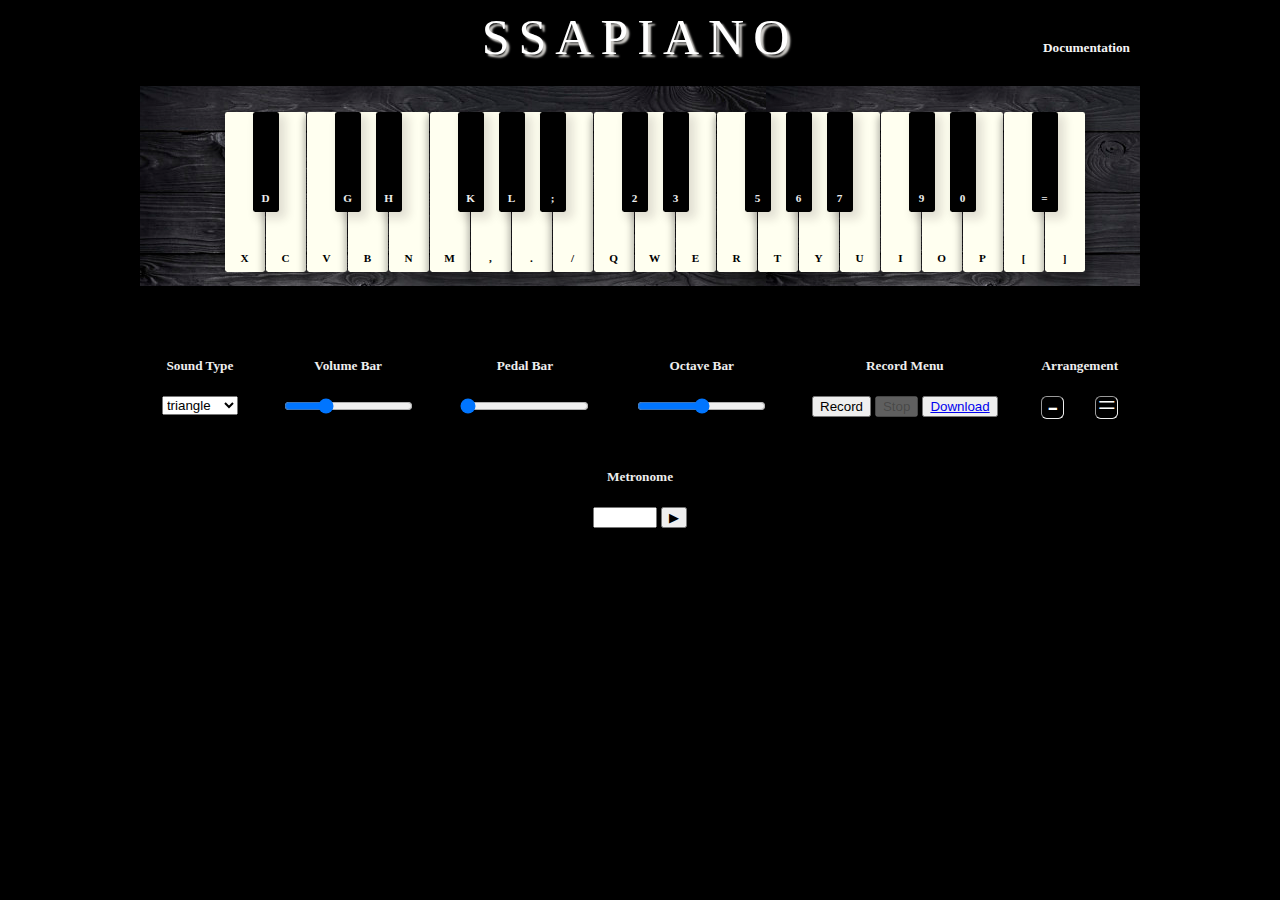
<file: index.html>
<!DOCTYPE html>
<html lang="en">
<head>
  <meta charset="UTF-8">
  <meta http-equiv="X-UA-Compatible" content="IE=edge">
  <meta name="viewport" content="width=device-width, initial-scale=1.0">
  <title>SSAPIANO</title>
  <link rel="stylesheet" href="css/main.css">
</head>
<body>
  <section id="wrap">
    <header>
      <h1>SSAPIANO</h1>
      <h5 id="documentation"><a id="documentation__link" href="https://github.com/artisan91/ssapiano" target="_blank">Documentation</a></h5>
    </header>
    <section id="main">
      <div class="keyboard">
        <div data-key="x" data-code="A2" class="octave1 key">
          <span class="key__annotation">X</span>
        </div>
        <div data-key="d" data-code="A#2" class="octave1 key sharp">
          <span class="key__annotation">D</span>
        </div>
        <div data-key="c" data-code="B2" class="octave1 key">
          <span class="key__annotation">C</span>
        </div>
        <div data-key="v" data-code="C3" class="octave2 key">
          <span class="key__annotation">V</span>
        </div>
        <div data-key="g" data-code="C#3" class="octave2 key sharp"> 
          <span class="key__annotation">G</span>
        </div>
        <div data-key="b" data-code="D3" class="octave2 key">
          <span class="key__annotation">B</span>
        </div>
        <div data-key="h" data-code="D#3" class="octave2 key sharp">
          <span class="key__annotation">H</span>
        </div>
        <div data-key="n" data-code="E3" class="octave2 key">
          <span class="key__annotation">N</span>
        </div>
        <div data-key="m" data-code="F3" class="octave2 key">
          <span class="key__annotation">M</span>
        </div>
        <div data-key="k" data-code="F#3" class="octave2 key sharp">
          <span class="key__annotation">K</span>
        </div>
        <div data-key="," data-code="G3" class="octave2 key">
          <span class="key__annotation">,</span>
        </div>
        <div data-key="l" data-code="G#3" class="octave2 key sharp">
          <span class="key__annotation">L</span>
        </div>
        <div data-key="." data-code="A3" class="octave2 key">
          <span class="key__annotation">.</span>
        </div>
        <div data-key=";" data-code="A#3" class="octave2 key sharp">
          <span class="key__annotation">;</span>
        </div>
        <div data-key="/" data-code="B3" class="octave2 key">
          <span class="key__annotation">/</span>
        </div>
        <div data-key="q" data-code="C4" class="octave3 key">
          <span class="key__annotation">Q</span>
        </div>
        <div data-key="2" data-code="C#4" class="octave3 key sharp">
          <span class="key__annotation">2</span>
        </div>
        <div data-key="w" data-code="D4" class="octave3 key">
          <span class="key__annotation">W</span>
        </div>
        <div data-key="3" data-code="D#4" class="octave3 key sharp">
          <span class="key__annotation">3</span>
        </div>
        <div data-key="e" data-code="E4" class="octave3 key">
          <span class="key__annotation">E</span>
        </div>
        <div data-key="r" data-code="F4" class="octave3 key">
          <span class="key__annotation">R</span>
        </div>
        <div data-key="5" data-code="F#4" class="octave3 key sharp">
          <span class="key__annotation">5</span>
        </div>
        <div data-key="t" data-code="G4" class="octave3 key">
          <span class="key__annotation">T</span>
        </div>
        <div data-key="6" data-code="G#4" class="octave3 key sharp">
          <span class="key__annotation">6</span>
        </div>
        <div data-key="y" data-code="A4" class="octave3 key">
          <span class="key__annotation">Y</span>
        </div>
        <div data-key="7" data-code="A#4" class="octave3 key sharp">
          <span class="key__annotation">7</span>
        </div>
        <div data-key="u" data-code="B4" class="octave3 key">
          <span class="key__annotation">U</span>
        </div>
        <div data-key="i" data-code="C5" class="octave4 key">
          <span class="key__annotation">I</span>
        </div>
        <div data-key="9" data-code="C#5" class="octave4 key sharp">
          <span class="key__annotation">9</span>
        </div>
        <div data-key="o" data-code="D5" class="octave4 key">
          <span class="key__annotation">O</span>
        </div>
        <div data-key="0" data-code="D#5" class="octave4 key sharp">
          <span class="key__annotation">0</span>
        </div>
        <div data-key="p" data-code="E5" class="octave4 key">
          <span class="key__annotation">P</span>
        </div>
        <div data-key="[" data-code="F5" class="octave4 key">
          <span class="key__annotation">[</span>
        </div>
        <div data-key="=" data-code="F#5" class="octave4 key sharp">
          <span class="key__annotation">=</span>
        </div>
        <div data-key="]" data-code="G5" class="octave4 key">
          <span class="key__annotation">]</span>
        </div>
      </div>
    </section>
  </section>
  <div class="options">
    <div class="controller">
      <div class="sound_type">
        <h5>Sound Type</h5>
        <select id="oscillator-select">
          <option value="triangle">triangle</option>
          <option value="square">square</option>
            <option value="sawtooth">sawtooth</option>
        </select>
      </div>
        <div class="volume">
        <h5>Volume Bar</h5>
        <input id="volume-bar" type="range" min="0" max="10" value="3">
      </div>
      
      <div class="pedal">
        <h5>Pedal Bar</h5>
        <input id="pedal-bar" type="range" min="1" max="8" value="1">
      </div>
      
      <div class="octave_controller">
        <h5>Octave Bar</h5>
        <input id="octave-bar" type="range" min="0" max="4" value="2">
      </div>
      <div class="record_controller">
        <h5>Record Menu</h5>
        <div class="record">
          <button id="startBtn">Record</button>
          <button id="stopBtn" disabled>Stop</button>
          <button><a href="#" id="download" download>Download</a></button>          
        </div>
      </div>
      <div class="arrange">
        <h5>Arrangement</h5>
        <div class="arrange-btn">
          <div id="oneLineBtn">-</div>
          <div id="twoLinesBtn">=</div>  
        </div>
      </div>
      <!-- <div class="clickable">
        <h5>Use Click</h5>
        <input type="radio" id="clickableBtn">
      </div> -->
    </div>
  </div>
  <div class="metronome">
    <h5>Metronome</h5>
      <input type="number" min="60" max="240" id='beat'>
      <button type="submit" id="metronomeBtn">&#9654;</button>
  </div>
  <audio src="sounds/boom.wav" id="boom"></audio>
  <audio src="sounds/tink.wav" id="tink"></audio>
  <audio src="sounds/tom.wav" id="tom"></audio>
  <audio src="sounds/snare.wav" id="snare"></audio>
  <script type="text/javascript" src="js/record.js"></script>
  <script type="text/javascript" src="js/sound.js"></script>
</body>
</html>
</file>
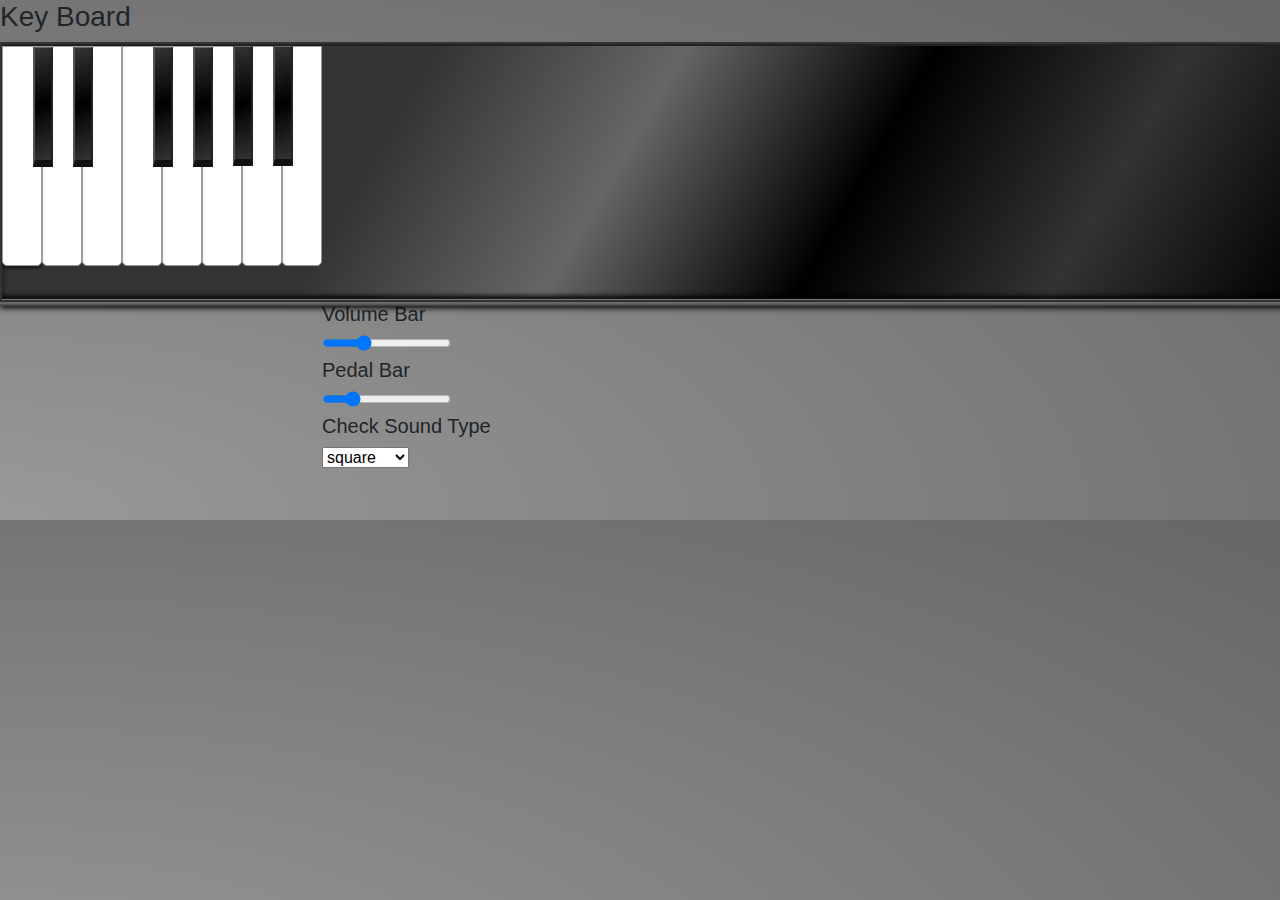
<file: sound.html>
<!DOCTYPE html>
<html lang="en">
<head>
  <meta charset="UTF-8">
  <meta http-equiv="X-UA-Compatible" content="IE=edge">
  <meta name="viewport" content="width=device-width, initial-scale=1.0">

  <title>소리 테스트</title>
  <link rel="stylesheet" href="css/sound.css">
  <link rel="stylesheet" href="https://stackpath.bootstrapcdn.com/bootstrap/4.5.2/css/bootstrap.min.css">
  <link rel="stylesheet" href="https://cdnjs.cloudflare.com/ajax/libs/animate.css/4.1.1/animate.min.css"/>
</head>
<body>
<h3>Key Board</h3>

<div class="p-wrapper">
  <ul class="piano">
    <li class="key white active_key" data-key="z" data-code="C3"><span class="black"></span></li>
    <li class="key white" data-key="x" data-code="D3"><span class="black"></span></li>
    <li class="key white" data-key="c" data-code="E3"></li>
    <li class="key white" data-key="v" data-code="F3"><span class="black"></span></li>
    <li class="key white" data-key="b" data-code="G3"><span class="black"></span></li>
    <li class="key white" data-key="n" data-code="A3"><span class="black active_key"></span></li>
    <li class="key white" data-key="m" data-code="B3"><span class="black active_key"></span></li>
    <li class="key white" data-key="," data-code="C4"></li>
  </ul>
  <ul class="effect">
    <li class="light" data-key="z"></li>
    <li class="light" data-key="x"></li>
    <li class="light" data-key="c"></li>
    <li class="light" data-key="v"></li>
    <li class="light" data-key="b"></li>
    <li class="light" data-key="n"></li>
    <li class="light" data-key="m"></li>
    <li class="light" data-key=","></li>
  </ul>
</div>

<!-- <div data-key="90" data-code="C3"></div>
<div data-key="88" data-code="D3"></div>
<div data-key="67" data-code="E3"></div>
<div data-key="86" data-code="F3"></div>
<div data-key="66" data-code="G3"></div>
<div data-key="78" data-code="A3"></div>
<div data-key="77" data-code="B3"></div>
<div data-key="188" data-code="C4"></div> -->

<h5>Volume Bar</h5>
<input id="volume-bar" type="range" min="0" max="10" value="3">

<h5>Pedal Bar</h5>
<input id="pedal-bar" type="range" min="0" max="10" value="2">

<h5>Check Sound Type</h5>
<select id="oscillator-select">
    <option value="square">square</option>
    <option value="triangle">triangle</option>
    <option value="sawtooth">sawtooth</option>
</select>

  <script src="js/sound.js"></script>
</body>
</html>
</file>
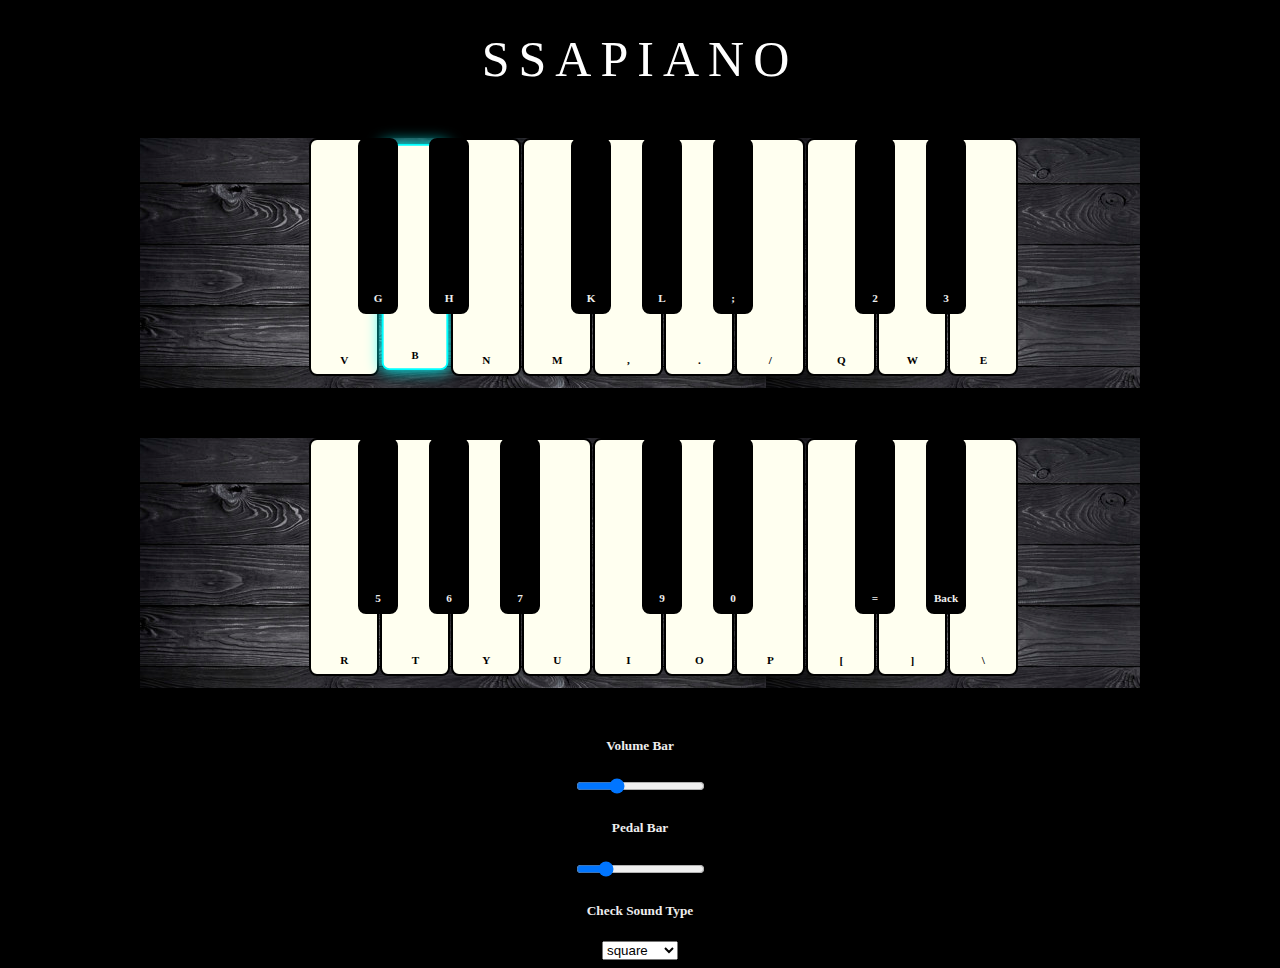
<file: ssapiano.html>
<!DOCTYPE html>
<html lang="en">
<head>
  <meta charset="UTF-8">
  <meta http-equiv="X-UA-Compatible" content="IE=edge">
  <meta name="viewport" content="width=device-width, initial-scale=1.0">
  <title>SSAPIANO</title>
  <link rel="stylesheet" href="main.css">
</head>
<body>
  <section id="wrap">
    <header>
      <h1>SSAPIANO</h1>
    </header>
    <section id="main">
      <div class="keys">
        <!-- <div data-key="17" data-note="" class="key">
          <span class="keyboard">Ctrl.L</span>
        </div>
        <div data-key="16" data-note="" class="key">
          <span class="keyboard">Shift.L</span>
        </div>
        <div data-key="90" data-note="" class="key">
          <span class="keyboard">Z</span>
        </div>
        <div data-key="88" data-note="" class="key">
          <span class="keyboard">X</span>
        </div>
        <div data-key="67" data-note="" class="key">
          <span class="keyboard">C</span>
        </div> -->
        <div data-key="86" data-code="C3" class="key">
        <span class="keyboard">V</span>
        </div>
        <div data-key="71" data-code="C#3" class="key sharp">
          <span class="keyboard">G</span>
        </div>
        <div data-key="66" data-code="D3" class="key active_key">
          <span class="keyboard">B</span>
        </div>
        <div data-key="72" data-code="D#3" class="key sharp">
          <span class="keyboard">H</span>
        </div>
        <div data-key="78" data-code="E1" class="key">
          <span class="keyboard">N</span>
        </div>
        <div data-key="77" data-code="F1" class="key">
          <span class="keyboard">M</span>
        </div>
        <div data-key="75" data-code="F#1" class="key sharp">
          <span class="keyboard">K</span>
        </div>
        <div data-key="188" data-code="G1" class="key">
          <span class="keyboard">,</span>
        </div>
        <div data-key="76" data-code="G#1" class="key sharp">
          <span class="keyboard">L</span>
        </div>
        <div data-key="190" data-code="A1" class="key">
          <span class="keyboard">.</span>
        </div>
        <div data-key="186" data-code="A#1" class="key sharp">
          <span class="keyboard">;</span>
        </div>
        <div data-key="191" data-code="B1" class="key">
          <span class="keyboard">/</span>
        </div>
        <div data-key="81" data-code="C2" class="key">
          <span class="keyboard">Q</span>
        </div>
        <div data-key="50" data-code="C#2" class="key sharp">
          <span class="keyboard">2</span>
        </div>
        <div data-key="87" data-code="D2" class="key">
          <span class="keyboard">W</span>
        </div>
        <div data-key="51" data-code="D#2" class="key sharp">
          <span class="keyboard">3</span>
        </div>
        <div data-key="69" data-code="E2" class="key">
          <span class="keyboard">E</span>
        </div>
      </div>
      <div class="keys">
        <div data-key="82" data-code="F2" class="key">
          <span class="keyboard">R</span>
        </div>
        <div data-key="53" data-code="F#2" class="key sharp">
          <span class="keyboard">5</span>
        </div>
        <div data-key="84" data-code="G2" class="key">
          <span class="keyboard">T</span>
        </div>
        <div data-key="54" data-code="G#2" class="key sharp">
          <span class="keyboard">6</span>
        </div>
        <div data-key="89" data-code="A2" class="key">
          <span class="keyboard">Y</span>
        </div>
        <div data-key="55" data-code="A#2" class="key sharp">
          <span class="keyboard">7</span>
        </div>
        <div data-key="85" data-code="B2" class="key">
          <span class="keyboard">U</span>
        </div>
        <div data-key="73" data-code="C3" class="key">
          <span class="keyboard">I</span>
        </div>
        <div data-key="57" data-code="C#3" class="key sharp">
          <span class="keyboard">9</span>
        </div>
        <div data-key="79" data-code="D3" class="key">
          <span class="keyboard">O</span>
        </div>
        <div data-key="48" data-code="D#3" class="key sharp">
          <span class="keyboard">0</span>
        </div>
        <div data-key="80" data-code="E3" class="key">
          <span class="keyboard">P</span>
        </div>
        <div data-key="219" data-code="F3" class="key">
          <span class="keyboard">[</span>
        </div>
        <div data-key="187" data-code="F#3" class="key sharp">
          <span class="keyboard">=</span>
        </div>
        <div data-key="221" data-code="G3" class="key">
          <span class="keyboard">]</span>
        </div>
        <div data-key="8" data-code="G#3" class="key sharp">
          <span class="keyboard">Back</span>
        </div>
        <div data-key="220" data-code="A3" class="key">
          <span class="keyboard">\</span>
        </div>
      </div>
    </section>
  </section>
  <h5>Volume Bar</h5>
  <input id="volume-bar" type="range" min="0" max="10" value="3">
  
  <h5>Pedal Bar</h5>
  <input id="pedal-bar" type="range" min="0" max="10" value="2">
  
  <h5>Check Sound Type</h5>
  <select id="oscillator-select">
      <option value="square">square</option>
      <option value="triangle">triangle</option>
      <option value="sawtooth">sawtooth</option>
  </select>
  
  <script type="text/javascript" src="js/sound.js"></script>
  
</body>
</html>
</file>
<file: css/main.css>
html {
  background: #000;
  font-family: 'Noto Serif', serif;
  -webkit-font-smoothing: antialiased;
  text-align: center;
}

h1 {
  color: #fff;
  font-size: 50px;
  font-weight: 400;
  letter-spacing: 0.18em;
  text-transform: uppercase;
  text-align: center;
  margin: 0;
  text-shadow: 3px 3px 2px #ceccc8;
}

header {
  position: relative;
  max-width: 1000px;
  margin: auto;
}

::selection {
  background: transparent;
}

#documentation {
  position: absolute;
  top: 10px;
  right: 10px;
}

#documentation__link {
  color: whitesmoke;
  text-decoration: none;
  transition: all 300ms ease-in;
}

#documentation__link:hover {
  font-size: 110%;
  color: #74b7ff;
}

/* 한 줄의 건반 영역 */
.keyboard {
  position: relative;
  display: block;
  width: 100%;
  height: 200px;
  max-width: 1000px;
  margin: 20px auto;
  background-image: url('../images/wood.jpg');
}

.key {
  position: relative;
  display: inline-block;

  box-sizing: border-box;
  /* border: 1px solid black; */
  border-radius: 0.15rem;
  transition: all 0.07s ease;
  z-index: 2;
}

/* one line */
.key.sharp {
  position: absolute;
  width: 2.6%;
  height: 50%;

  background: #000;
  color: #eee;
  top: 0;
  z-index: 2;
  -webkit-box-shadow: 5px 5px 10px 2px rgba(30, 18, 21, 0.13);
  box-shadow: 5px 5px 10px 2px rgba(30, 18, 21, 0.13);
}

.key:not(.sharp) {
  position: relative;
  display: inline-block;
  width: 4%;
  height: 80%;

  left: 1.3%;
  margin-right: -3px;
  background: ivory;
  z-index: 1;
  -webkit-box-shadow: 2px 7px 7px 5px rgba(0, 0, 0, 0.3);
  box-shadow: 2px 7px 7px 5px rgba(0, 0, 0, 0.3);
}

.key__annotation {
  display: block;
  position: absolute;
  bottom: 8px;
  width: 100%;
  font-size: 0.7rem;
  font-weight: bold;
}

.key.active_key {
  border-color: aqua;
  transform: scale(0.95);
  box-shadow: 0 0 1rem aqua;
}

h5 {
  color: #eee;
}

.options {
  max-width: 1000px;
  margin: 50px auto;
}

.controller {
  display: flex;
  justify-content: space-around;
}

.record > * {
  display: inline;
}

.arrange-btn {
  display: flex;
  justify-content: space-between;
  color: #fff;
  font-size: xx-large;
}

.metronome {
  display: block;
}

#oneLineBtn,
#twoLinesBtn {
  width: 1.3rem;
  height: 1.3rem;
  line-height: 50%;
  border: 1.5px inset;
  border-radius: 25%;
  background-color: black;
  transition: all 300ms ease-in;
  cursor: pointer;
}

#oneLineBtn:hover,
#twoLinesBtn:hover {
  transform: scale(1.1);
  background-color: gray;
}
</file>
<file: css/sound.css>
/** 
 * Pure CSS3 Piano by Taufik Nurrohman 
 * On: 1 December 2011 
 * URL: https://hompimpaalaihumgambreng.blogspot.com/ 
 * Note: This experiment is under the God Almighty License. 
 * Please do not replace or remove the attribution above if you want to save/modify this project legally. 
 * Good luck! 
 */

/* 동일한 문자셋 지정 */
@charset "utf-8";

body {
  background: #666;
  background: -webkit-radial-gradient(bottom left, cover, #999, #666);
  background: -moz-radial-gradient(bottom left, cover, #999, #666);
  background: -ms-radial-gradient(bottom left, cover, #999, #666);
  background: -o-radial-gradient(bottom left, cover, #999, #666);
  background: radial-gradient(bottom left, cover, #999, #666);
  height: 500px;
}

/* 전체 속성 */
* {
  margin: 0px;
  padding: 0px;
  list-style: none;
}

a {
  color: indigo;
  text-decoration: none;
}

/* 링크에 마우스가 닿았을 때 속성 */
a:hover {
  text-decoration: underline;
}

/* Piano Wrapper */
/* 표준 문법만 쓴 상태 */
/* https://www.colorzilla.com/gradient-editor/ 에서 접두어 버전 추가 가능 */
.p-wrapper {
  background: #000;
  /* 그라데이션 각도, 색상, 색상점의 위치 */
  background: -ms-linear-gradient(-60deg, #000, #333, #000, #666, #333 70%);
  background: -o-linear-gradient(-60deg, #000, #333, #000, #666, #333 70%);
  background: linear-gradient(-60deg, #000, #333, #000, #666, #333 70%);
  width: 1300px;
  position: relative;
  box-shadow: 0 2px 0px #666, 0 3px 0px #555, 0 4px 0px #444, 0 6px 6px #000,
    inset 0 -1px 1px rgba(255, 255, 255, 0.5), inset 0 -4px 5px #000;
  border: 2px solid #333;
}

/* piano body */
ul.piano {
  display: block;
  width: 100%;
  height: 240px;
  border-top: 2px solid #222;
  z-index: 20;
}

/* white key */
ul.piano li.white {
  display: block;
  position: relative;
  float: left;
  height: 220px;
  width: 40px;
  background: #fff;
  border: 1px solid rgb(156, 155, 155);
  border-radius: 0 0 5px 5px;
}

/* 조명 자리 */
ul.effect li.light {
  display: block;
  position: relative;
  float: left;
  top: -35px;
  height: 220px;
  width: 40px;
  /* background:#fff;
  border:1px solid rgb(156, 155, 155);
  border-radius:0 0 5px 5px;  */
}

/* 조명 활성화 */
.light.active_key {
  display: block;
  position: relative;
  float: left;
  top: -35px;
  height: 220px;
  width: 40px;
  background: rgb(197, 149, 199, 0.7);
  border-radius: 0 0 5px 5px;
}

/* white key when is pushed*/
.white.active_key {
  display: block;
  position: relative;
  height: 216px;
  border-top: 2px solid rgb(156, 155, 155);
  box-shadow: 0 3px 2px rgba(0, 0, 0, 0.4);
}

/* black key */
ul.piano span.black {
  display: block;
  position: absolute;

  left: 30px;
  height: 120px;
  width: 20px;
  background: #333;
  background: linear-gradient(-20deg, #333, #000, #333);
  border-width: 1px 2px 7px;
  border-style: solid;
  border-color: #666 #222 #111 #555;
  /* 위로 올리기 위해서 */
  z-index: 10;
}

/* black key when is pushed*/
.black.active_key {
  display: block;
  position: absolute;
  top: -1px;
  left: 30px;
  height: 120px;
  width: 20px;
  background: #333;
  background: linear-gradient(-20deg, #333, #000, #333);
  border-width: 1px 2px 4px;
  border-style: solid;
  border-color: #666 #222 #111 #555;
  z-index: 10;
}
</file>
<file: main.css>
html {
  background: #000;
  font-family: 'Noto Serif', serif;
  -webkit-font-smoothing: antialiased;
  text-align: center;
}

h1 {
  color: #fff;
  font-size: 50px;
  font-weight: 400;
  letter-spacing: 0.18em;
  text-transform: uppercase;
  margin: 0;
}

header {
  position: relative;
  margin: 30px 0;
}

/* 한 줄의 건반 영역 */
.keys {
  display: block;
  width: 100%;
  height: 250px;
  max-width: 1000px;
  position: relative;
  margin: 50px auto;
  background-image: url('images/wood.jpg');
}

.key {
  position: relative;
  border: 2px solid black;
  border-radius: .5rem;
  transition: all .07s ease;
  display: inline-block;
  box-sizing: border-box;
  z-index: 2;
}

.key:not(.sharp) {
  position: relative;
  left: 1.4rem;
  display: inline-block;
  margin-right: -3px;
  width: 7%;
  height: 95%;
  background: ivory;
  z-index: 1;    
}

.key.sharp {
  position: absolute;
  width: 2.5rem;
  height: 11rem;
  background: #000;
  color: #eee;
  top: 0;
  z-index: 2;
}

.keyboard {
  display: block;
  position: absolute;
  bottom: 8px;
  width: 100%;
  font-size: 0.7rem;
  font-weight: bold;
}

.key.active_key {
  border-color: aqua;
  transform: scale(0.95);
  box-shadow: 0 0 1rem aqua;
}

h5 {
  color: #eee;
}

.sound_controller {
  display: inline-block;
}

.octave_controller {
  display: inline-block;
  position: relative;
  width: 10%;
  background: seagreen;
}
</file>
